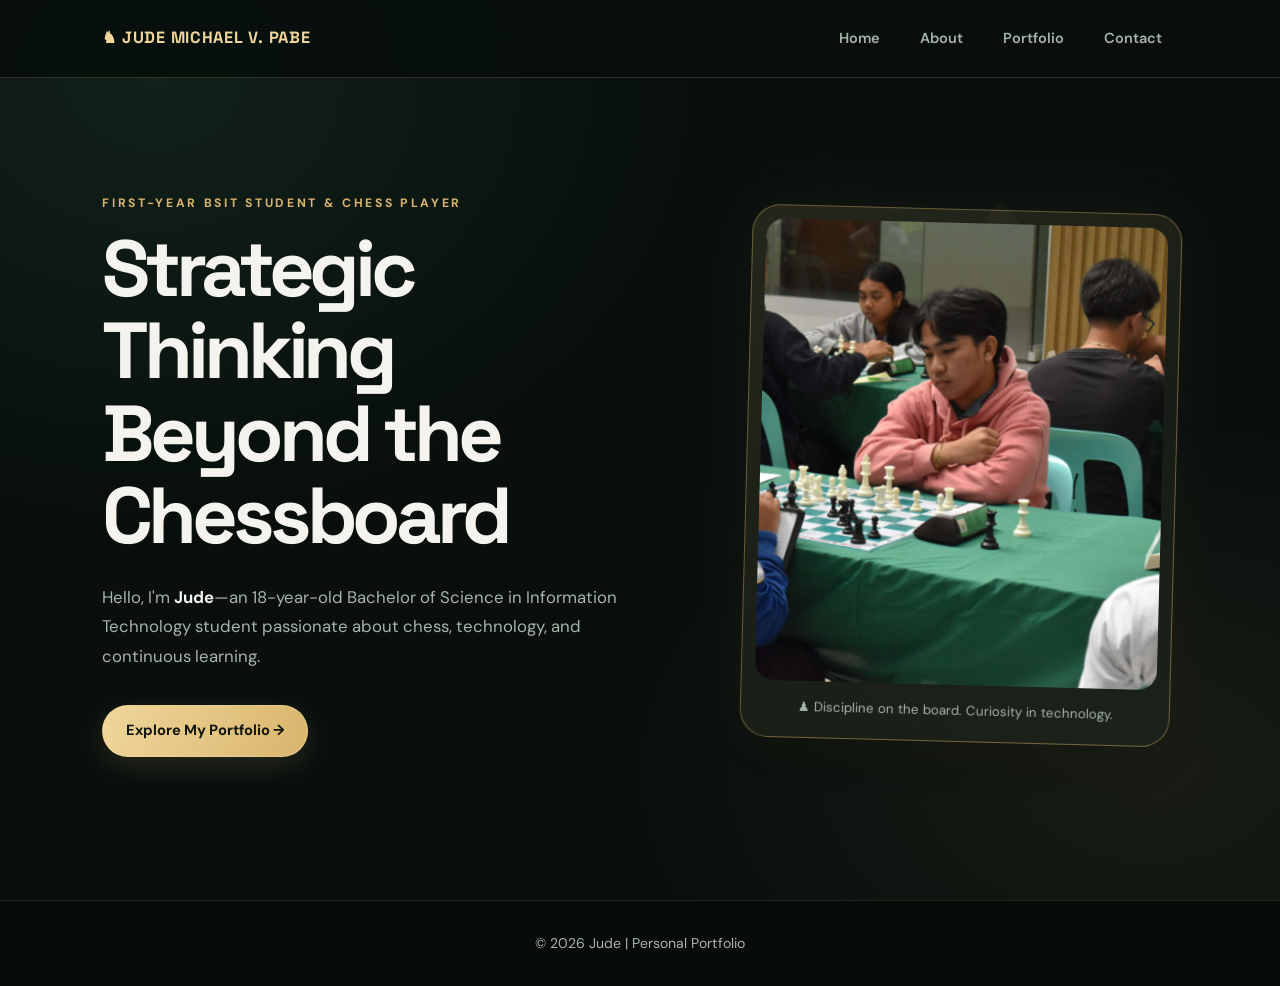
<file: index.html>
<!DOCTYPE html>
<html lang="en">
<head>
    <meta charset="UTF-8">
    <meta name="viewport" content="width=device-width, initial-scale=1.0">
    <title>Jude | Home</title>
    <link rel="stylesheet" href="style.css">
</head>
<body>

<header class="site-header">
    <a class="site-logo" href="index.html">♞ JUDE MICHAEL V. PABE</a>

    <nav class="main-nav">
        <a href="index.html">Home</a>
        <a href="about.html">About</a>
        <a href="portfolio.html">Portfolio</a>
        <a href="contact.html">Contact</a>
    </nav>
</header>

<main>
    <section class="hero section">
        <div class="hero-copy">
            <p class="eyebrow">FIRST-YEAR BSIT STUDENT & CHESS PLAYER</p>

            <h1>
                Strategic Thinking<br>
                Beyond the Chessboard
            </h1>

            <p class="hero-intro">
                Hello, I'm <strong>Jude</strong>—an 18-year-old Bachelor
                of Science in Information Technology student passionate about
                chess, technology, and continuous learning.
            </p>

            <a class="button" href="portfolio.html">
                Explore My Portfolio →
            </a>
        </div>

        <figure class="hero-photo-wrap">
            <img class="hero-photo"
                 src="chess-tournament.jpg"
                 alt="Jude at a chess tournament">

            <figcaption>
                ♟ Discipline on the board. Curiosity in technology.
            </figcaption>
        </figure>
    </section>
</main>

<footer class="site-footer">
    <p>&copy; 2026 Jude | Personal Portfolio</p>
</footer>

</body>
</html>
</file>
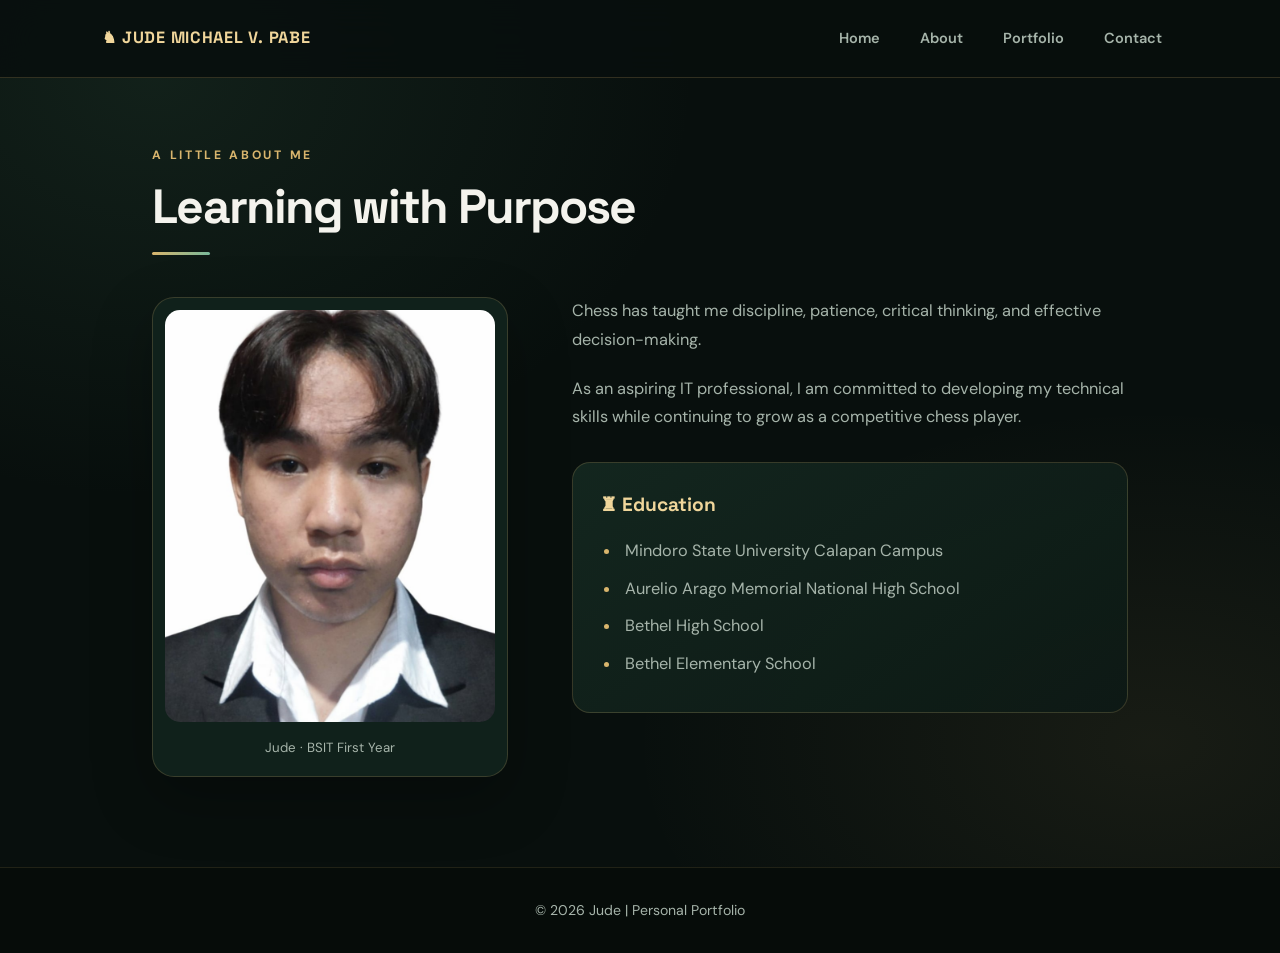
<file: about.html>
<!DOCTYPE html>
<html lang="en">
<head>
    <meta charset="UTF-8">
    <meta name="viewport" content="width=device-width, initial-scale=1.0">
    <title>Jude | About</title>
    <link rel="stylesheet" href="style.css">
</head>
<body>

<header class="site-header">
    <a class="site-logo" href="index.html">♞ JUDE MICHAEL V. PABE</a>

    <nav class="main-nav">
        <a href="index.html">Home</a>
        <a href="about.html">About</a>
        <a href="portfolio.html">Portfolio</a>
        <a href="contact.html">Contact</a>
    </nav>
</header>

<main>

<section class="section intro-section">

    <div class="section-heading">
        <p class="eyebrow">A LITTLE ABOUT ME</p>
        <h2>Learning with Purpose</h2>
    </div>

    <div class="about-grid">

        <figure class="about-photo-card">
            <img src="prof pic.jpg"
                 alt="Jude competing in chess">
            <figcaption>Jude · BSIT First Year</figcaption>
        </figure>

        <div class="about-copy">

            <p>
                Chess has taught me discipline, patience,
                critical thinking, and effective decision-making.
            </p>

            <p>
                As an aspiring IT professional, I am committed
                to developing my technical skills while continuing
                to grow as a competitive chess player.
            </p>

            <div class="education-card">

                <h3>♜ Education</h3>

                <ul>
                    <li>Mindoro State University Calapan Campus</li>
                    <li>Aurelio Arago Memorial National High School</li>
                    <li>Bethel High School</li>
                    <li>Bethel Elementary School</li>
                </ul>

            </div>

        </div>

    </div>

</section>

</main>

<footer class="site-footer">
    <p>&copy; 2026 Jude | Personal Portfolio</p>
</footer>

</body>
</html>
</file>
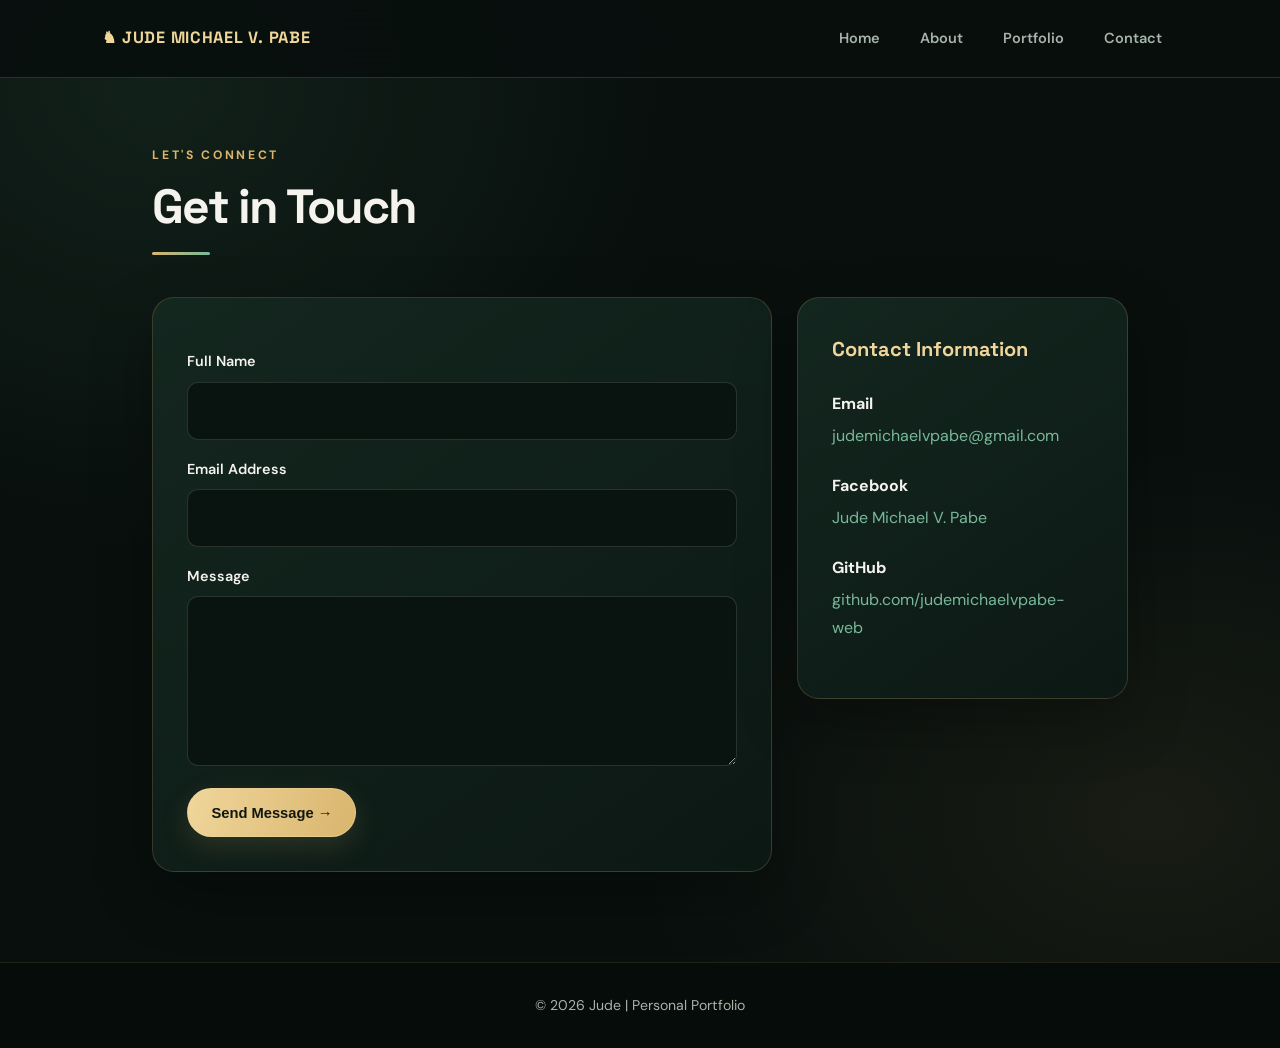
<file: contact.html>
<!DOCTYPE html>
<html lang="en">
<head>
    <meta charset="UTF-8">
    <meta name="viewport" content="width=device-width, initial-scale=1.0">
    <title>Jude | Contact</title>
    <link rel="stylesheet" href="style.css">
</head>
<body>

<header class="site-header">
    <a class="site-logo" href="index.html">♞ JUDE MICHAEL V. PABE</a>

    <nav class="main-nav">
        <a href="index.html">Home</a>
        <a href="about.html">About</a>
        <a href="portfolio.html">Portfolio</a>
        <a href="contact.html">Contact</a>
    </nav>
</header>

<main>

<section class="contact-section">

    <div class="section-heading">
        <p class="eyebrow">LET'S CONNECT</p>
        <h2>Get in Touch</h2>
    </div>

    <div class="contact-grid">

        <form class="contact-form"
              action="mailto:judemichaelvpabe@gmail.com"
              method="post"
              enctype="text/plain">

            <label>Full Name</label>
            <input type="text" required>

            <label>Email Address</label>
            <input type="email" required>

            <label>Message</label>
            <textarea rows="5" required></textarea>

            <button class="button" type="submit">
                Send Message →
            </button>

        </form>

        <aside class="contact-details">

            <h3>Contact Information</h3>

            <p>
                <strong>Email</strong><br>
                <a href="mailto:judemichaelvpabe@gmail.com">
                    judemichaelvpabe@gmail.com
                </a>
            </p>

            <p>
                <strong>Facebook</strong><br>
                <a href="https://www.facebook.com/jude.michael.pabe.2025/"
                   target="_blank">
                   Jude Michael V. Pabe
                </a>
            </p>

            <p>
                <strong>GitHub</strong><br>
                <a href="https://github.com/judemichaelvpabe-web/"
                   target="_blank">
                   github.com/judemichaelvpabe-web
                </a>
            </p>

        </aside>

    </div>

</section>

</main>

<footer class="site-footer">
    <p>&copy; 2026 Jude | Personal Portfolio</p>
</footer>

</body>
</html>
</file>
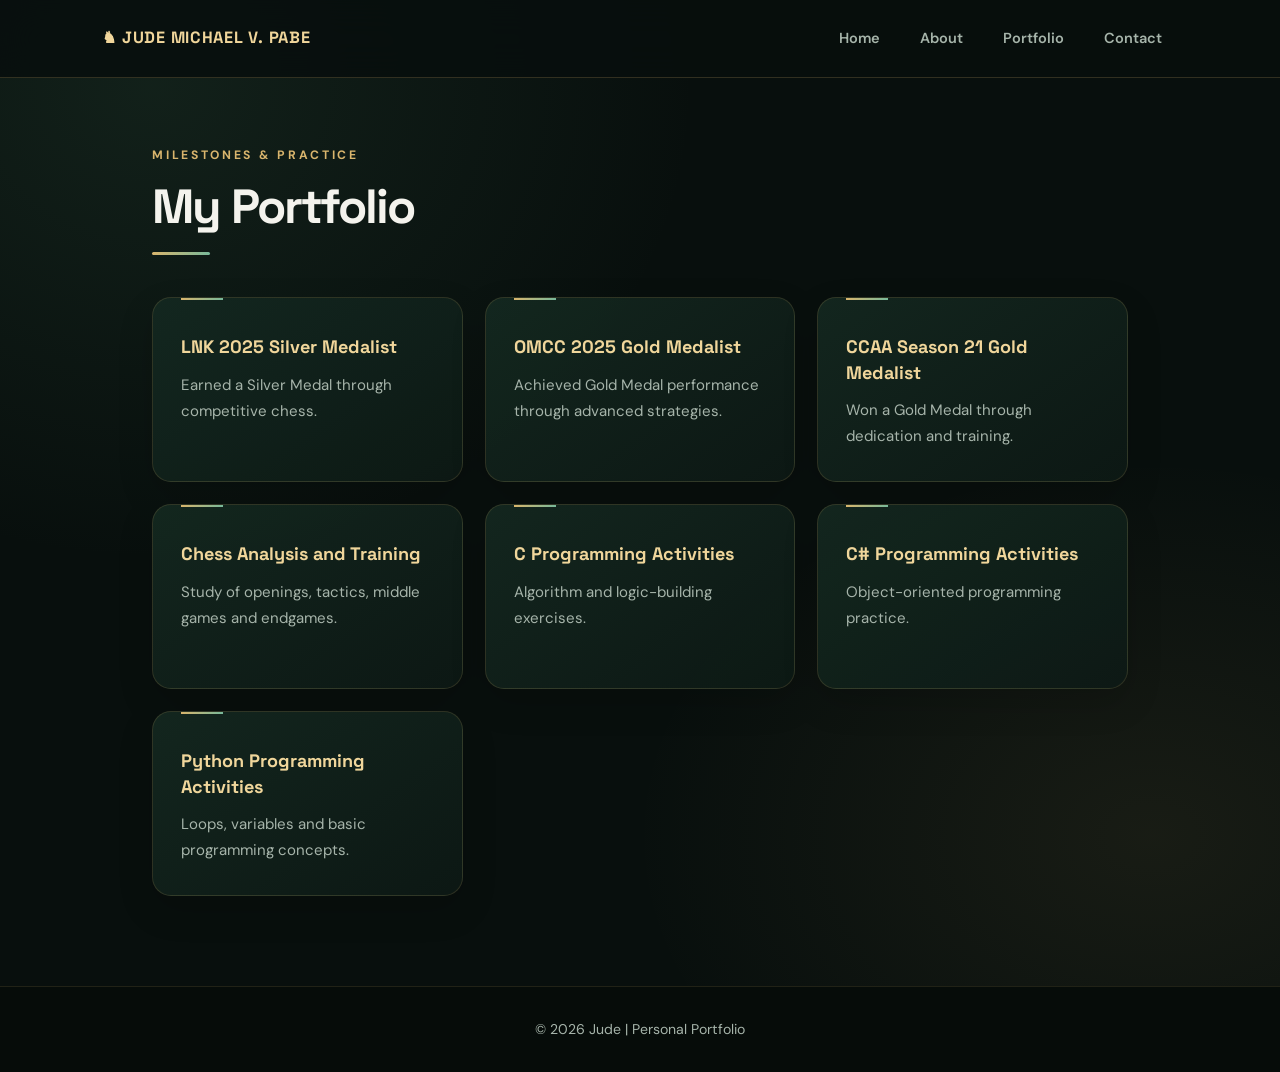
<file: portfolio.html>
<!DOCTYPE html>
<html lang="en">
<head>
    <meta charset="UTF-8">
    <meta name="viewport" content="width=device-width, initial-scale=1.0">
    <title>Jude | Portfolio</title>
    <link rel="stylesheet" href="style.css">
</head>
<body>

<header class="site-header">
    <a class="site-logo" href="index.html">♞ JUDE MICHAEL V. PABE</a>

    <nav class="main-nav">
        <a href="index.html">Home</a>
        <a href="about.html">About</a>
        <a href="portfolio.html">Portfolio</a>
        <a href="contact.html">Contact</a>
    </nav>
</header>

<main>

<section class="portfolio-section">

    <div class="section-heading">
        <p class="eyebrow">MILESTONES & PRACTICE</p>
        <h2>My Portfolio</h2>
    </div>

    <div class="card-grid">

        <article class="portfolio-card">
            <h3>LNK 2025 Silver Medalist</h3>
            <p>
                Earned a Silver Medal through competitive chess.
            </p>
        </article>

        <article class="portfolio-card">
            <h3>OMCC 2025 Gold Medalist</h3>
            <p>
                Achieved Gold Medal performance through advanced strategies.
            </p>
        </article>

        <article class="portfolio-card">
            <h3>CCAA Season 21 Gold Medalist</h3>
            <p>
                Won a Gold Medal through dedication and training.
            </p>
        </article>

        <article class="portfolio-card">
            <h3>Chess Analysis and Training</h3>
            <p>
                Study of openings, tactics, middle games and endgames.
            </p>
        </article>

        <article class="portfolio-card">
            <h3>C Programming Activities</h3>
            <p>Algorithm and logic-building exercises.</p>
        </article>

        <article class="portfolio-card">
            <h3>C# Programming Activities</h3>
            <p>Object-oriented programming practice.</p>
        </article>

        <article class="portfolio-card">
            <h3>Python Programming Activities</h3>
            <p>Loops, variables and basic programming concepts.</p>
        </article>

    </div>

</section>

</main>

<footer class="site-footer">
    <p>&copy; 2026 Jude | Personal Portfolio</p>
</footer>

</body>
</html>
</file>
<file: style.css>
/* =========================================================
   JUDE MICHAEL V. PABE — MODERN CHESS & TECH PORTFOLIO
   Replace your existing style.css with this file.
   ========================================================= */

@import url('https://fonts.googleapis.com/css2?family=DM+Sans:wght@400;500;600;700&family=Space+Grotesk:wght@500;600;700&display=swap');

:root {
    --bg: #080f0d;
    --bg-soft: #0d1915;
    --surface: #10211b;
    --surface-2: #142820;
    --gold: #d9b56d;
    --gold-light: #f0d69b;
    --green: #78b99a;
    --text: #f4f3ed;
    --muted: #a6b4aa;
    --line: rgba(217, 181, 109, .20);
    --shadow: 0 22px 60px rgba(0, 0, 0, .28);
    --radius: 22px;
}

* {
    margin: 0;
    padding: 0;
    box-sizing: border-box;
    scroll-behavior: smooth;
}

body {
    min-height: 100vh;
    overflow-x: hidden;
    background:
        radial-gradient(ellipse at 12% 8%, rgba(71, 125, 94, .16), transparent 34%),
        radial-gradient(ellipse at 90% 78%, rgba(217, 181, 109, .08), transparent 32%),
        var(--bg);
    color: var(--text);
    font-family: 'DM Sans', 'Segoe UI', sans-serif;
    line-height: 1.75;
}

body::before {
    content: "";
    position: fixed;
    inset: 0;
    z-index: -1;
    pointer-events: none;
    opacity: .16;
    background-image: linear-gradient(rgba(255,255,255,.025) 1px, transparent 1px),
                      linear-gradient(90deg, rgba(255,255,255,.025) 1px, transparent 1px);
    background-size: 48px 48px;
}

a { color: inherit; }
img { display: block; max-width: 100%; }

/* NAVIGATION */
.site-header {
    position: fixed;
    inset: 0 0 auto;
    z-index: 1000;
    min-height: 78px;
    padding: 14px 8%;
    display: flex;
    align-items: center;
    justify-content: space-between;
    gap: 24px;
    background: rgba(8, 15, 13, .86);
    border-bottom: 1px solid var(--line);
    backdrop-filter: blur(18px);
    -webkit-backdrop-filter: blur(18px);
}

.site-logo {
    color: var(--gold-light);
    text-decoration: none;
    font-family: 'Space Grotesk', sans-serif;
    font-size: 1.02rem;
    font-weight: 700;
    letter-spacing: .045em;
    white-space: nowrap;
    transition: color .25s ease;
}

.site-logo:hover { color: var(--gold); }

.main-nav {
    display: flex;
    align-items: center;
    gap: 8px;
}

.main-nav a {
    padding: 9px 15px;
    color: var(--muted);
    text-decoration: none;
    font-size: .91rem;
    font-weight: 600;
    border: 1px solid transparent;
    border-radius: 999px;
    transition: color .25s ease, background .25s ease, border-color .25s ease;
}

.main-nav a:hover,
.main-nav a:focus-visible {
    color: var(--gold-light);
    background: rgba(217, 181, 109, .09);
    border-color: var(--line);
    outline: none;
}

/* SHARED PAGE LAYOUT */
main {
    width: 100%;
}

.section,
.portfolio-section,
.contact-section {
    width: min(1180px, 100%);
    margin-inline: auto;
    padding: 125px 8% 90px;
}

.section-heading {
    margin-bottom: 42px;
}

.section-heading h2 {
    color: var(--text);
    font-family: 'Space Grotesk', sans-serif;
    font-size: clamp(2rem, 4vw, 3rem);
    line-height: 1.15;
    letter-spacing: -.04em;
}

.eyebrow {
    margin-bottom: 13px;
    color: var(--gold);
    font-size: .76rem;
    font-weight: 700;
    letter-spacing: .22em;
    text-transform: uppercase;
}

.centered { text-align: center; }

.centered .section-heading h2::after {
    margin-inline: auto;
}

.section-heading h2::after {
    content: "";
    display: block;
    width: 58px;
    height: 3px;
    margin-top: 18px;
    border-radius: 10px;
    background: linear-gradient(90deg, var(--gold), var(--green));
}

/* HOME HERO */
.hero {
    position: relative;
    width: min(1280px, 100%);
    min-height: 100vh;
    margin-inline: auto;
    padding: 140px 8% 90px;
    display: grid;
    grid-template-columns: 1.12fr .88fr;
    align-items: center;
    gap: clamp(40px, 7vw, 100px);
}

.hero::before {
    content: "♞";
    position: absolute;
    right: 5%;
    top: 17%;
    color: rgba(217, 181, 109, .045);
    font-size: clamp(18rem, 35vw, 34rem);
    line-height: 1;
    pointer-events: none;
}

.hero-copy {
    position: relative;
    z-index: 1;
    min-width: 0;
}

.hero-copy h1 {
    max-width: 720px;
    margin-bottom: 25px;
    color: var(--text);
    font-family: 'Space Grotesk', sans-serif;
    font-size: clamp(3rem, 6.2vw, 5.6rem);
    font-weight: 700;
    line-height: 1.04;
    letter-spacing: -.065em;
}

.hero-copy h1 span {
    color: var(--gold);
    background: linear-gradient(100deg, var(--gold-light), var(--gold), var(--green));
    -webkit-background-clip: text;
    background-clip: text;
    -webkit-text-fill-color: transparent;
}

.hero-intro {
    max-width: 590px;
    margin-bottom: 34px;
    color: var(--muted);
    font-size: 1.05rem;
}

.hero-intro strong { color: var(--text); }

.hero-photo-wrap {
    position: relative;
    z-index: 1;
    width: min(100%, 430px);
    justify-self: center;
    padding: 13px;
    border: 1px solid rgba(217, 181, 109, .42);
    border-radius: 28px;
    background: linear-gradient(145deg, rgba(217,181,109,.14), rgba(120,185,154,.04));
    box-shadow: var(--shadow), 0 0 65px rgba(217,181,109,.08);
    transform: rotate(1.5deg);
    transition: transform .35s ease, box-shadow .35s ease;
}

.hero-photo-wrap:hover {
    transform: rotate(0) translateY(-7px);
    box-shadow: var(--shadow), 0 0 75px rgba(217,181,109,.14);
}

.hero-photo {
    width: 100%;
    aspect-ratio: 4 / 4.6;
    object-fit: cover;
    border-radius: 19px;
    background: var(--surface);
}

.hero-photo-wrap figcaption,
.about-photo-card figcaption {
    padding: 14px 8px 5px;
    color: var(--muted);
    text-align: center;
    font-size: .83rem;
}

/* BUTTON */
.button {
    display: inline-flex;
    align-items: center;
    justify-content: center;
    gap: 10px;
    min-height: 49px;
    padding: 12px 23px;
    color: #11170f;
    background: linear-gradient(110deg, var(--gold-light), var(--gold));
    border: 1px solid rgba(240, 214, 155, .55);
    border-radius: 999px;
    box-shadow: 0 9px 28px rgba(217, 181, 109, .15);
    text-decoration: none;
    font-weight: 700;
    font-size: .92rem;
    cursor: pointer;
    transition: transform .25s ease, box-shadow .25s ease, filter .25s ease;
}

.button:hover {
    transform: translateY(-3px);
    box-shadow: 0 13px 34px rgba(217, 181, 109, .25);
    filter: brightness(1.04);
}

/* ABOUT PAGE */
.intro-section { padding-top: 145px; }

.about-grid {
    display: grid;
    grid-template-columns: minmax(240px, .78fr) 1.22fr;
    align-items: start;
    gap: clamp(30px, 5vw, 65px);
}

.about-photo-card {
    padding: 12px;
    background: var(--surface);
    border: 1px solid var(--line);
    border-radius: var(--radius);
    box-shadow: var(--shadow);
}

.about-photo-card img {
    width: 100%;
    aspect-ratio: 4 / 5;
    object-fit: cover;
    border-radius: 15px;
}

.about-copy {
    color: var(--muted);
    font-size: 1.02rem;
}

.about-copy > p {
    margin-bottom: 20px;
}

.education-card {
    margin-top: 30px;
    padding: 25px 27px;
    background: linear-gradient(145deg, rgba(20,40,32,.95), rgba(13,25,21,.95));
    border: 1px solid var(--line);
    border-radius: 18px;
}

.education-card h3 {
    margin-bottom: 16px;
    color: var(--gold-light);
    font-family: 'Space Grotesk', sans-serif;
    font-size: 1.2rem;
}

.education-card ul {
    padding-left: 21px;
}

.education-card li {
    margin: 9px 0;
    padding-left: 4px;
    color: var(--muted);
}

.education-card li::marker { color: var(--gold); }

/* PORTFOLIO CARDS */
.portfolio-section,
.contact-section {
    padding-top: 145px;
}

.card-grid {
    display: grid;
    grid-template-columns: repeat( auto-fit, minmax(min(100%, 265px), 1fr) );
    gap: 22px;
}

.portfolio-card,
.feature-card,
.skills-card,
.goals-card {
    position: relative;
    min-height: 185px;
    padding: 28px;
    overflow: hidden;
    background: linear-gradient(145deg, rgba(20,40,32,.94), rgba(13,25,21,.94));
    border: 1px solid rgba(217,181,109,.16);
    border-radius: 19px;
    box-shadow: 0 14px 35px rgba(0,0,0,.16);
    transition: transform .3s ease, border-color .3s ease, background .3s ease;
}

.portfolio-card::before,
.feature-card::before,
.skills-card::before,
.goals-card::before {
    content: "";
    position: absolute;
    top: 0;
    left: 28px;
    width: 42px;
    height: 2px;
    background: linear-gradient(90deg, var(--gold), var(--green));
    transition: width .3s ease;
}

.portfolio-card:hover,
.feature-card:hover,
.skills-card:hover,
.goals-card:hover {
    transform: translateY(-7px);
    border-color: rgba(217,181,109,.55);
    background: linear-gradient(145deg, #183126, #10221a);
}

.portfolio-card:hover::before,
.feature-card:hover::before,
.skills-card:hover::before,
.goals-card:hover::before {
    width: 85px;
}

.portfolio-card h3,
.feature-card h3,
.skills-card h3,
.goals-card h3 {
    margin: 8px 0 12px;
    color: var(--gold-light);
    font-family: 'Space Grotesk', sans-serif;
    font-size: 1.13rem;
    line-height: 1.4;
}

.portfolio-card p,
.feature-card p,
.skills-card p,
.goals-card p {
    color: var(--muted);
    font-size: .94rem;
}

.card-icon,
.award-mark {
    display: inline-block;
    margin-bottom: 12px;
    color: var(--gold);
    font-size: 2rem;
}

.card-label {
    margin: 10px 0;
    color: var(--green);
    font-size: .8rem;
    font-weight: 700;
    letter-spacing: .06em;
}

/* SKILLS / TAGS */
.skills-grid {
    display: grid;
    grid-template-columns: repeat(2, minmax(0, 1fr));
    gap: 25px;
}

.tag-list {
    display: flex;
    flex-wrap: wrap;
    gap: 10px;
    margin-top: 20px;
    list-style: none;
}

.tag-list li {
    padding: 8px 14px;
    color: var(--gold-light);
    background: rgba(217,181,109,.08);
    border: 1px solid rgba(217,181,109,.22);
    border-radius: 999px;
    font-size: .84rem;
    font-weight: 600;
    transition: background .2s ease, transform .2s ease;
}

.tag-list li:hover {
    transform: translateY(-2px);
    background: rgba(217,181,109,.16);
}

/* CONTACT */
.contact-grid {
    display: grid;
    grid-template-columns: minmax(0, 1.5fr) minmax(250px, .8fr);
    align-items: start;
    gap: 25px;
}

.contact-form,
.contact-details {
    padding: clamp(23px, 4vw, 34px);
    background: linear-gradient(145deg, rgba(20,40,32,.96), rgba(13,25,21,.96));
    border: 1px solid var(--line);
    border-radius: var(--radius);
    box-shadow: var(--shadow);
}

.contact-form label {
    display: block;
    margin: 17px 0 7px;
    color: var(--text);
    font-size: .9rem;
    font-weight: 600;
}

.contact-form input,
.contact-form textarea {
    display: block;
    width: 100%;
    padding: 14px 15px;
    color: var(--text);
    background: #09130f;
    border: 1px solid rgba(166,180,170,.2);
    border-radius: 11px;
    outline: none;
    font: inherit;
    transition: border-color .2s ease, box-shadow .2s ease;
}

.contact-form input:focus,
.contact-form textarea:focus {
    border-color: var(--gold);
    box-shadow: 0 0 0 3px rgba(217,181,109,.10);
}

.contact-form textarea {
    min-height: 145px;
    resize: vertical;
}

.contact-form .button {
    margin-top: 22px;
}

.contact-details h3 {
    margin-bottom: 23px;
    color: var(--gold-light);
    font-family: 'Space Grotesk', sans-serif;
    font-size: 1.25rem;
}

.contact-details p {
    margin: 0 0 22px;
    color: var(--muted);
    overflow-wrap: anywhere;
}

.contact-details strong {
    display: inline-block;
    margin-bottom: 4px;
    color: var(--text);
}

.contact-details a {
    color: var(--green);
    text-decoration: none;
    transition: color .2s ease;
}

.contact-details a:hover { color: var(--gold-light); }

/* QUOTE */
.quote-section {
    position: relative;
    padding: 78px 8%;
    text-align: center;
    background: linear-gradient(120deg, #10251b, #0c1712);
    border-top: 1px solid var(--line);
    border-bottom: 1px solid var(--line);
}

.quote-section blockquote {
    max-width: 850px;
    margin: 0 auto 13px;
    color: var(--gold-light);
    font-family: 'Space Grotesk', sans-serif;
    font-size: clamp(1.3rem, 3vw, 2rem);
    font-weight: 600;
    line-height: 1.4;
}

.quote-section p { color: var(--muted); }

/* FOOTER */
.site-footer {
    padding: 30px 20px;
    text-align: center;
    background: #060c09;
    border-top: 1px solid rgba(217,181,109,.13);
}

.site-footer p {
    color: var(--muted);
    font-size: .88rem;
}

.copyright {
    margin-top: 8px;
    color: #77877c;
    font-size: .82rem;
}

/* ACCESSIBILITY */
:focus-visible {
    outline: 2px solid var(--gold-light);
    outline-offset: 4px;
}

::selection {
    color: #101710;
    background: var(--gold-light);
}

/* TABLET */
@media (max-width: 900px) {
    .site-header { padding-inline: 5%; }
    .hero { padding-inline: 6%; gap: 35px; }
    .section,
    .portfolio-section,
    .contact-section { padding-inline: 6%; }
    .hero-copy h1 { font-size: clamp(2.7rem, 6vw, 4.4rem); }
}

/* MOBILE */
@media (max-width: 700px) {
    .site-header {
        min-height: auto;
        padding: 12px 5%;
        flex-direction: column;
        gap: 8px;
    }

    .site-logo {
        font-size: .9rem;
        white-space: normal;
        text-align: center;
    }

    .main-nav {
        width: 100%;
        justify-content: center;
        flex-wrap: wrap;
        gap: 2px;
    }

    .main-nav a {
        padding: 7px 10px;
        font-size: .82rem;
    }

    .hero {
        min-height: auto;
        grid-template-columns: 1fr;
        gap: 38px;
        padding: 155px 7% 75px;
        text-align: center;
    }

    .hero::before {
        top: 26%;
        right: -4%;
        font-size: 17rem;
    }

    .hero-copy h1 {
        margin-inline: auto;
        font-size: clamp(2.65rem, 12vw, 4rem);
    }

    .hero-intro { margin-inline: auto; }
    .hero-photo-wrap { width: min(82%, 350px); }

    .section,
    .portfolio-section,
    .contact-section {
        padding: 125px 7% 65px;
    }

    .intro-section { padding-top: 145px; }

    .about-grid,
    .skills-grid,
    .contact-grid {
        grid-template-columns: 1fr;
    }

    .about-photo-card { max-width: 390px; }
    .about-photo-card img { aspect-ratio: 5 / 4; }
    .section-heading { margin-bottom: 30px; }
    .card-grid { grid-template-columns: 1fr; }
    .quote-section { padding: 60px 7%; }
}

@media (prefers-reduced-motion: reduce) {
    *,
    *::before,
    *::after {
        scroll-behavior: auto !important;
        transition-duration: .01ms !important;
        animation-duration: .01ms !important;
    }
}
</file>
